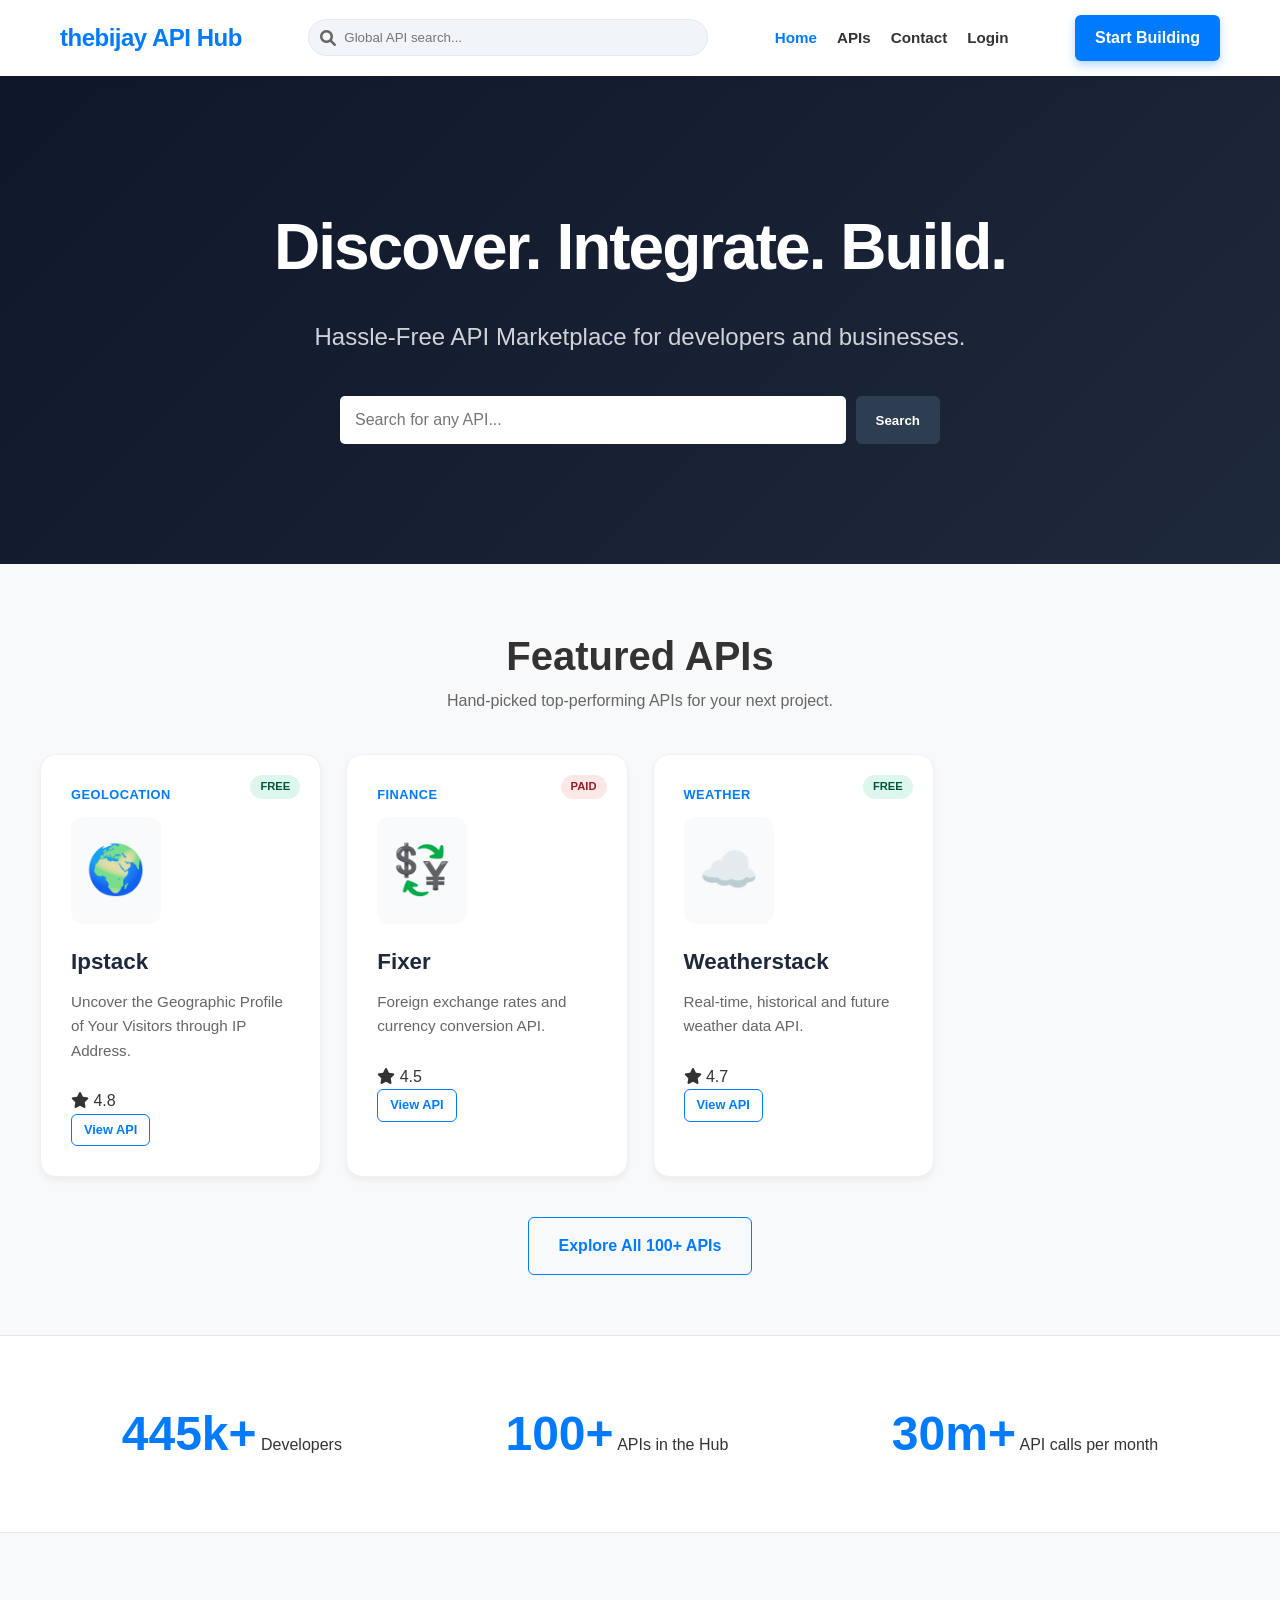
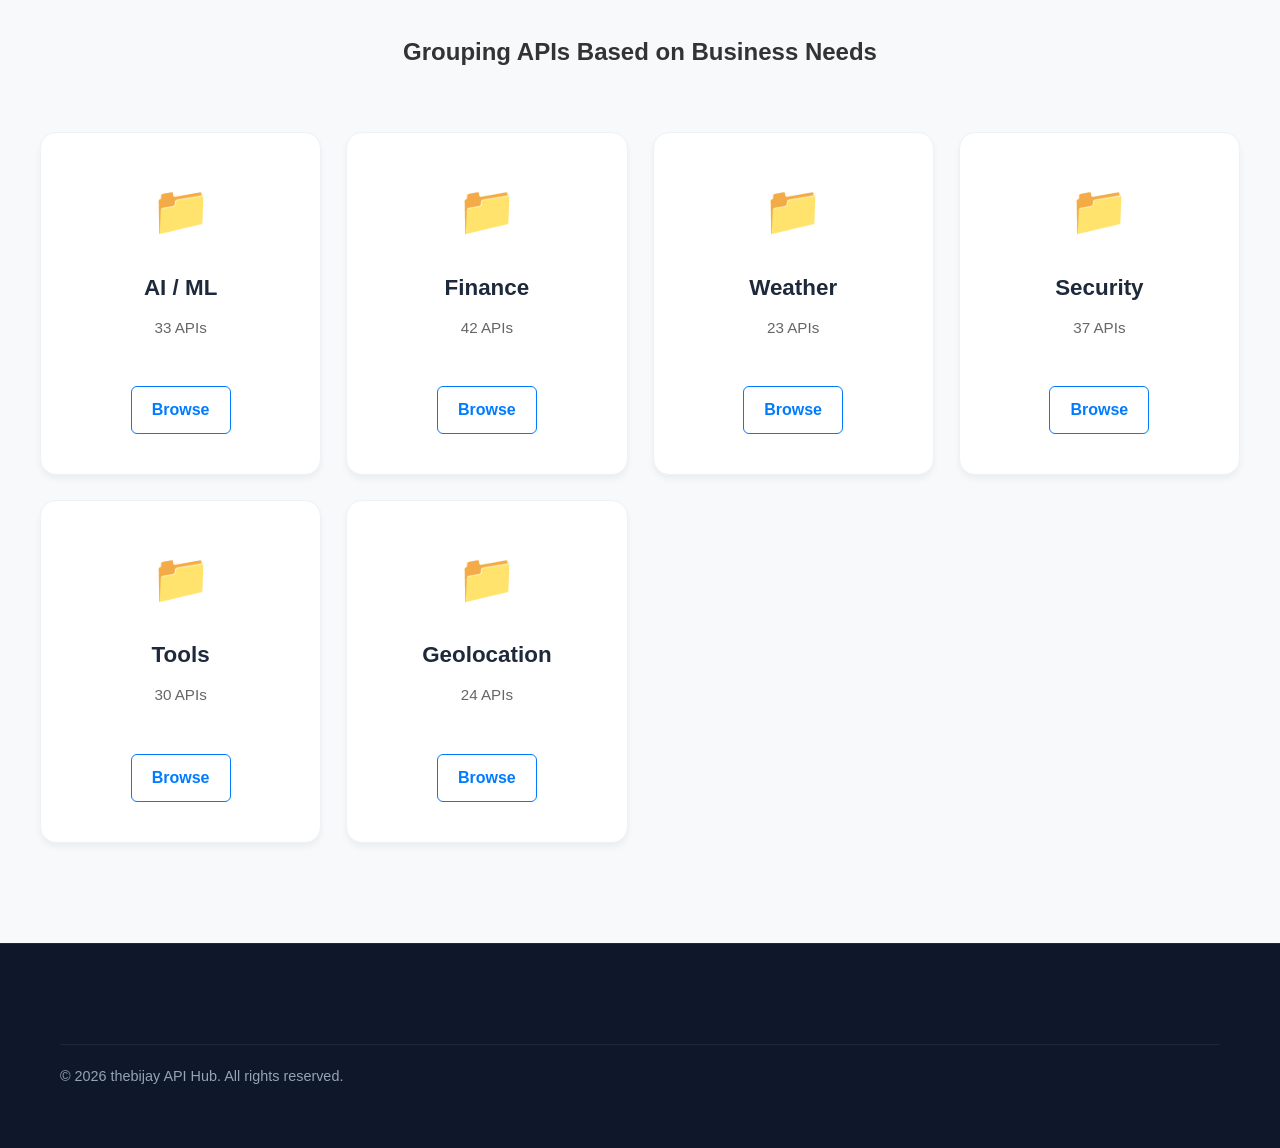
<file: index.html>
<!DOCTYPE html>
<html lang="en">
<head>
    <meta charset="UTF-8">
    <meta name="viewport" content="width=device-width, initial-scale=1.0">
    <title>thebijay API Hub | Discover. Integrate. Build.</title>
    <link rel="stylesheet" href="style.css">
    <link rel="stylesheet" href="https://cdnjs.cloudflare.com/ajax/libs/font-awesome/6.0.0/css/all.min.css">
</head>
<body>
    <header>
        <nav class="container">
            <div class="logo"><a href="index.html">thebijay API Hub</a></div>
            <div class="nav-search-container">
                <i class="fa fa-search nav-search-icon"></i>
                <input type="text" id="navSearchInput" placeholder="Global API search..." onkeypress="if(event.key === 'Enter') window.location.href = 'marketplace.html?q=' + this.value">
            </div>
            <ul class="nav-links">
                <li><a href="index.html" class="active">Home</a></li>
                <li><a href="marketplace.html">APIs</a></li>
                <li><a href="contact.html">Contact</a></li>
                <li><a href="login.html">Login</a></li>
            </ul>
            <a href="marketplace.html" class="btn btn-primary">Start Building</a>
        </nav>
    </header>

    <main>
        <section class="hero">
            <div class="container">
                <h1>Discover. Integrate. Build.</h1>
                <p>Hassle-Free API Marketplace for developers and businesses.</p>
                <div class="hero-search" style="max-width: 600px; margin: 0 auto; display: flex; gap: 10px;">
                    <input type="text" id="heroSearchInput" placeholder="Search for any API..." style="flex-grow: 1; padding: 15px; border-radius: 5px; border: none; font-size: 1rem;">
                    <button onclick="window.location.href='marketplace.html?q=' + document.getElementById('heroSearchInput').value" class="btn btn-secondary">Search</button>
                </div>
            </div>
        </section>

        <section class="container" style="padding: 60px 0;">
            <div class="text-center" style="margin-bottom: 40px;">
                <h2 style="font-size: 2.5rem;">Featured APIs</h2>
                <p style="color: var(--text-muted);">Hand-picked top-performing APIs for your next project.</p>
            </div>
            <div id="featuredGrid" class="api-grid"></div>
            <div class="text-center" style="margin-top: 40px;">
                <a href="marketplace.html" class="btn btn-outline" style="padding: 15px 30px;">Explore All 100+ APIs</a>
            </div>
        </section>

        <section class="stats" style="background: #fff; border-top: 1px solid var(--border); border-bottom: 1px solid var(--border);">
            <div class="container" style="display: flex; justify-content: space-around; padding: 60px 0; text-align: center;">
                <div class="stat-item">
                    <span class="stat-number" style="font-size: 3rem; font-weight: 800; color: var(--primary);">445k+</span>
                    <span class="stat-label">Developers</span>
                </div>
                <div class="stat-item">
                    <span class="stat-number" style="font-size: 3rem; font-weight: 800; color: var(--primary);">100+</span>
                    <span class="stat-label">APIs in the Hub</span>
                </div>
                <div class="stat-item">
                    <span class="stat-number" style="font-size: 3rem; font-weight: 800; color: var(--primary);">30m+</span>
                    <span class="stat-label">API calls per month</span>
                </div>
            </div>
        </section>

        <section class="container" style="padding: 100px 0;">
            <div class="text-center" style="margin-bottom: 60px;">
                <h2>Grouping APIs Based on Business Needs</h2>
            </div>
            <div class="api-grid" id="categoryGrid">
                <!-- Dynamic categories -->
            </div>
        </section>
    </main>

    <footer>
        <div class="container">
            <div class="footer-bottom">
                &copy; 2026 thebijay API Hub. All rights reserved.
            </div>
        </div>
    </footer>

    <script src="data.js"></script>
    <script src="script.js"></script>
    <script>
        const featuredGrid = document.getElementById('featuredGrid');
        apiData.slice(0, 3).forEach(api => {
            featuredGrid.appendChild(createAdvancedApiCard(api));
        });

        const categoryGrid = document.getElementById('categoryGrid');
        categories.slice(1, 7).forEach(cat => {
            const card = document.createElement('div');
            card.className = 'api-card text-center';
            card.style.padding = '40px';
            card.innerHTML = `
                <div style="font-size: 3rem; margin-bottom: 20px;">📁</div>
                <h3>${cat}</h3>
                <p>${Math.floor(Math.random() * 50) + 10} APIs</p>
                <a href="marketplace.html?cat=${cat}" class="btn btn-outline btn-sm">Browse</a>
            `;
            categoryGrid.appendChild(card);
        });
    </script>
</body>
</html>
</file>
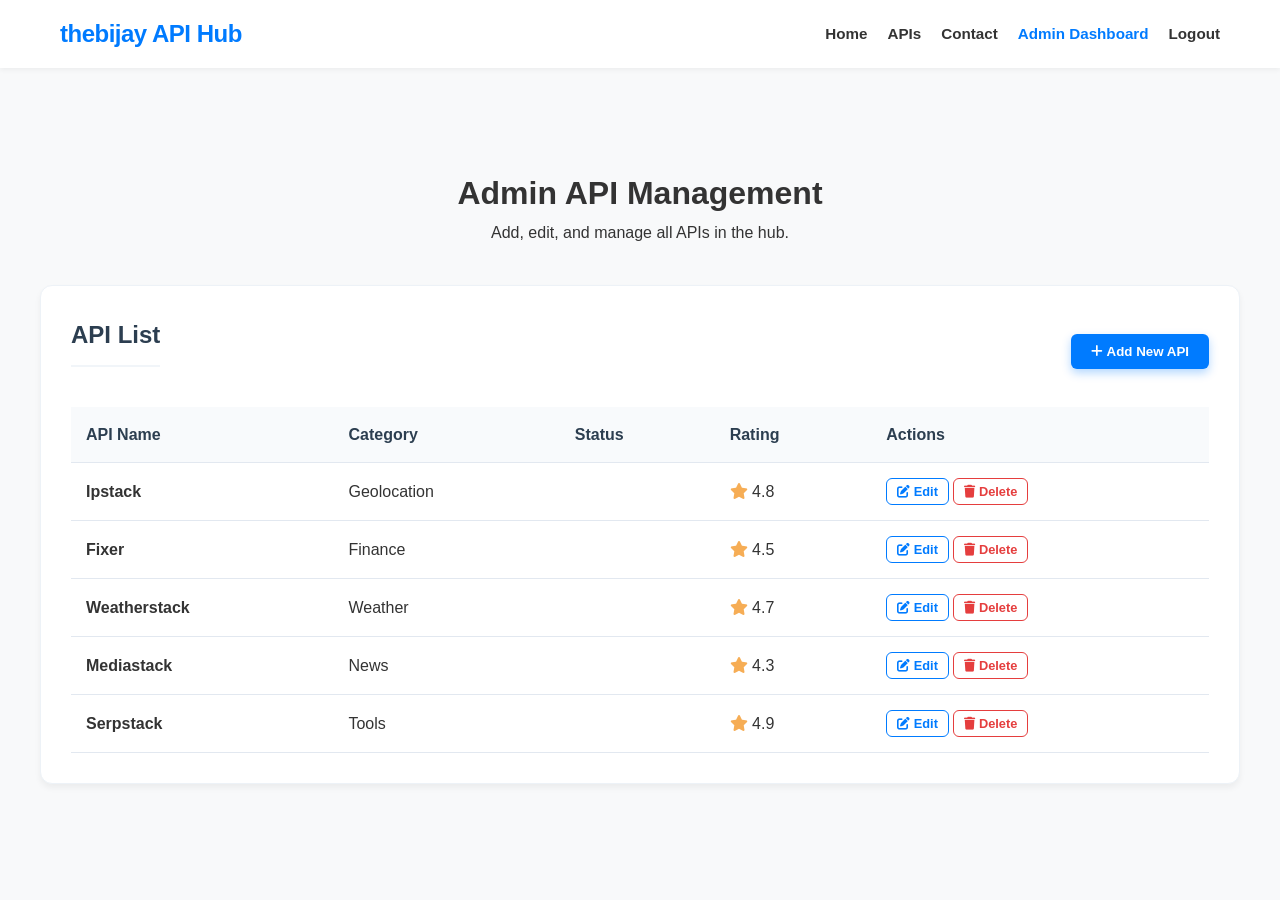
<file: admin.html>
<!DOCTYPE html>
<html lang="en">
<head>
    <meta charset="UTF-8">
    <meta name="viewport" content="width=device-width, initial-scale=1.0">
    <title>Admin Dashboard | thebijay API Hub</title>
    <link rel="stylesheet" href="style.css">
    <link rel="stylesheet" href="https://cdnjs.cloudflare.com/ajax/libs/font-awesome/6.0.0/css/all.min.css">
</head>
<body class="admin-page">
    <header>
        <nav class="container">
            <div class="logo"><a href="index.html">thebijay API Hub</a></div>
            <ul class="nav-links">
                <li><a href="index.html">Home</a></li>
                <li><a href="marketplace.html">APIs</a></li>
                <li><a href="contact.html">Contact</a></li>
                <li><a href="#" class="active">Admin Dashboard</a></li>
                <li><a href="index.html">Logout</a></li>
            </ul>
        </nav>
    </header>

    <main class="container" style="padding: 60px 0;">
        <div class="marketplace-header">
            <h1>Admin API Management</h1>
            <p>Add, edit, and manage all APIs in the hub.</p>
        </div>

        <div class="section-card">
            <div style="display: flex; justify-content: space-between; align-items: center; margin-bottom: 20px;">
                <h2>API List</h2>
                <button class="btn btn-primary" onclick="alert('Open Add API Modal')">
                    <i class="fa fa-plus"></i> Add New API
                </button>
            </div>
            <table class="params-table">
                <thead>
                    <tr>
                        <th>API Name</th>
                        <th>Category</th>
                        <th>Status</th>
                        <th>Rating</th>
                        <th>Actions</th>
                    </tr>
                </thead>
                <tbody id="adminApiTable"></tbody>
            </table>
        </div>
    </main>

    <script src="data.js"></script>
    <script>
        const adminTable = document.getElementById('adminApiTable');
        apiData.forEach(api => {
            adminTable.innerHTML += `
                <tr>
                    <td><b>${api.name}</b></td>
                    <td>${api.category}</td>
                    <td><span class="api-badge ${api.status === 'Free' ? 'badge-free' : 'badge-paid'}">${api.status}</span></td>
                    <td><i class="fa fa-star" style="color: #f6ad55;"></i> ${api.rating}</td>
                    <td>
                        <button class="btn btn-outline" style="padding: 5px 10px; font-size: 0.8rem;" onclick="alert('Edit ${api.name}')"><i class="fa fa-edit"></i> Edit</button>
                        <button class="btn btn-outline" style="padding: 5px 10px; font-size: 0.8rem; color: #e53e3e; border-color: #e53e3e;" onclick="alert('Delete ${api.name}')"><i class="fa fa-trash"></i> Delete</button>
                    </td>
                </tr>
            `;
        });
    </script>
</body>
</html>
</file>
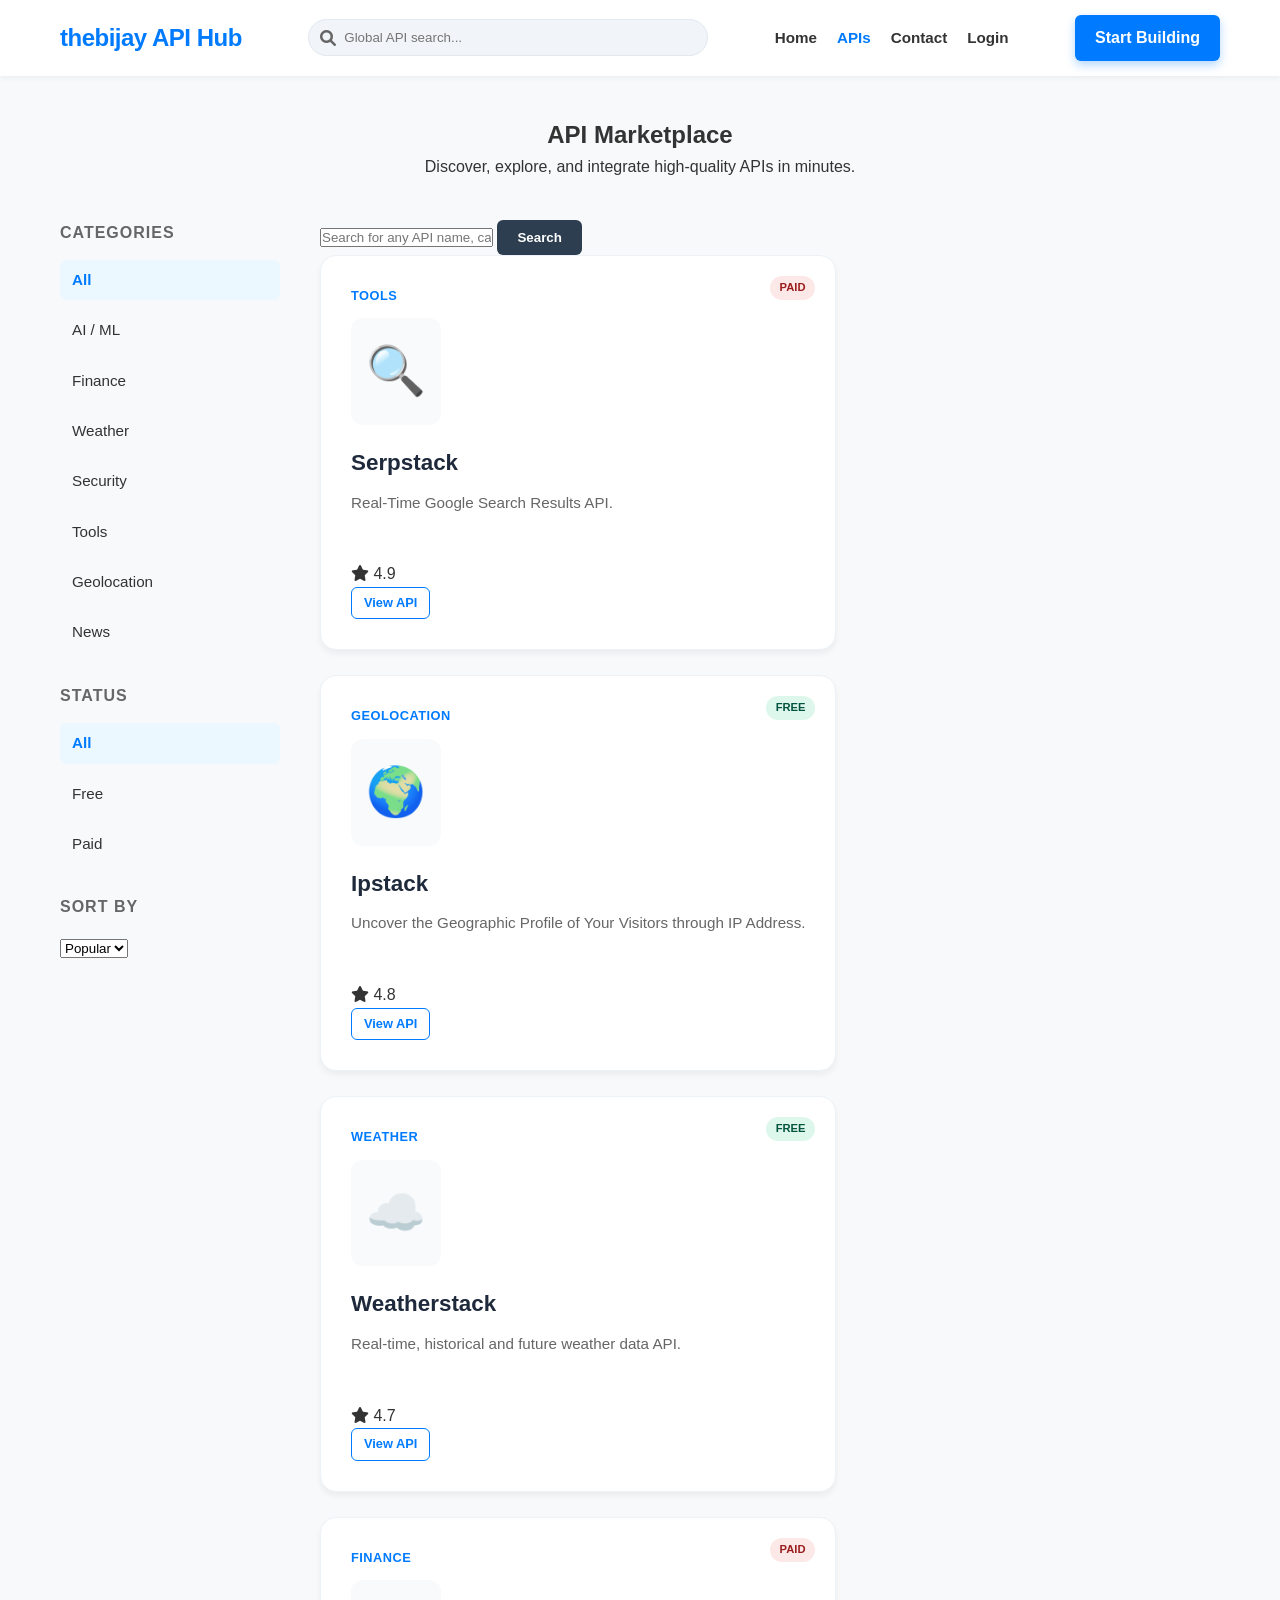
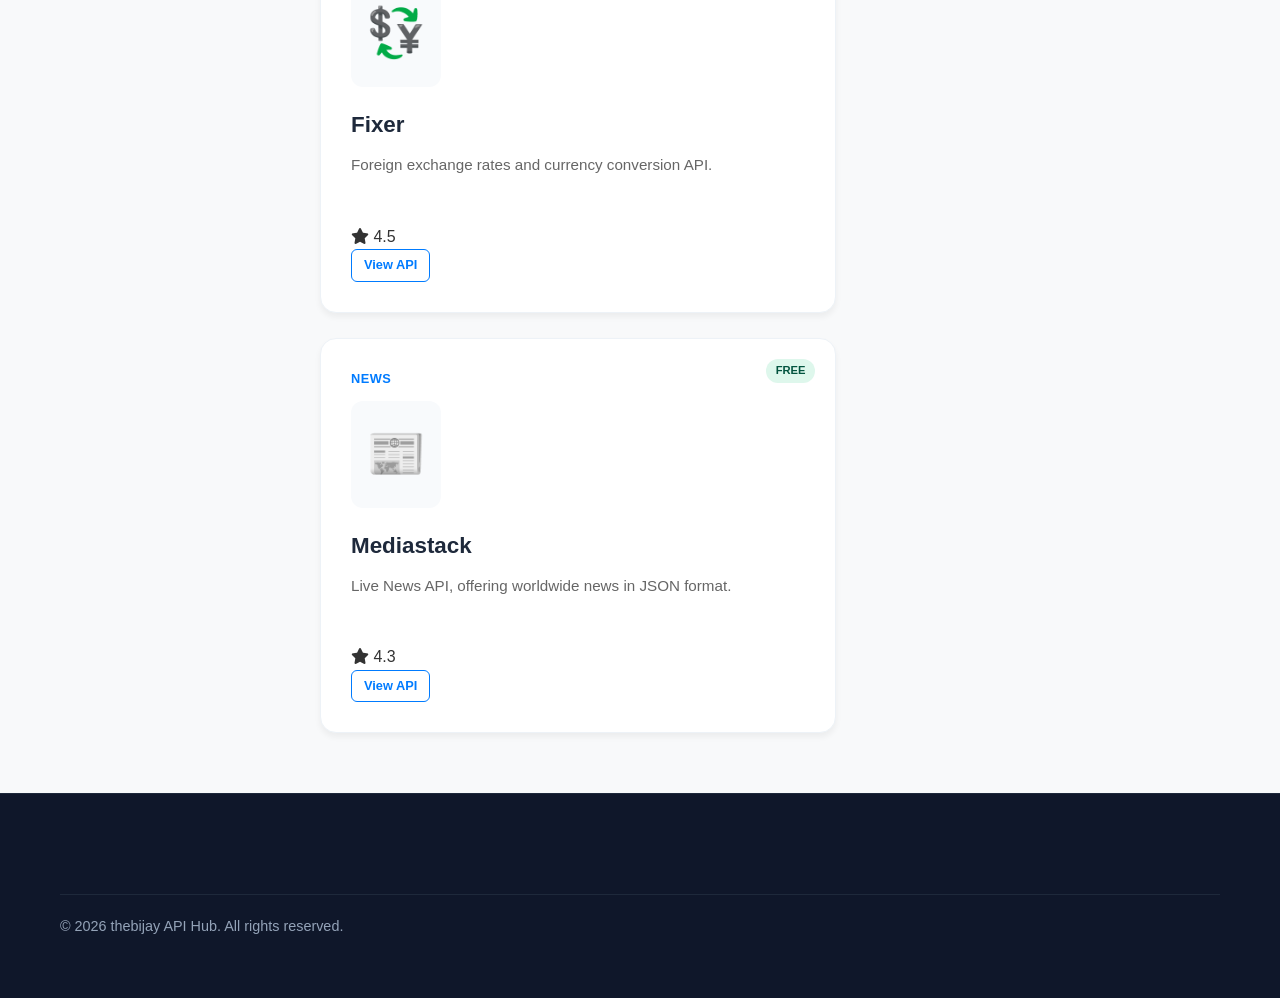
<file: api-details.html>
<!DOCTYPE html>
<html lang="en">
<head>
    <meta charset="UTF-8">
    <meta name="viewport" content="width=device-width, initial-scale=1.0">
    <title>API Documentation | thebijay API Hub</title>
    <link rel="stylesheet" href="style.css">
    <link rel="stylesheet" href="https://cdnjs.cloudflare.com/ajax/libs/font-awesome/6.0.0/css/all.min.css">
</head>
<body class="api-details-page">
    <header>
        <nav class="container">
            <div class="logo"><a href="index.html">thebijay API Hub</a></div>
            <div class="nav-search-container">
                <i class="fa fa-search nav-search-icon"></i>
                <input type="text" id="navSearchInput" placeholder="Global API search..." onkeypress="if(event.key === 'Enter') window.location.href = 'marketplace.html?q=' + this.value">
            </div>
            <ul class="nav-links">
                <li><a href="index.html">Home</a></li>
                <li><a href="marketplace.html">APIs</a></li>
                <li><a href="contact.html">Contact</a></li>
                <li><a href="login.html">Login</a></li>
            </ul>
            <a href="marketplace.html" class="btn btn-primary">Start Building</a>
        </nav>
    </header>

    <main class="container">
        <section id="apiHeader" class="api-details-header">
            <!-- Dynamic API header info -->
        </section>

        <section class="details-grid">
            <div class="main-details">
                <div class="section-card">
                    <h2>Full Description</h2>
                    <p id="fullDesc"></p>
                </div>

                <div class="section-card">
                    <h2>Endpoints</h2>
                    <div id="endpointList"></div>
                </div>

                <div class="section-card">
                    <h2>Parameters</h2>
                    <table class="params-table">
                        <thead>
                            <tr>
                                <th>Name</th>
                                <th>Type</th>
                                <th>Required</th>
                                <th>Description</th>
                            </tr>
                        </thead>
                        <tbody id="paramsTableBody"></tbody>
                    </table>
                </div>

                <div class="section-card">
                    <h2>Example Request</h2>
                    <div class="endpoint-block">
                        <span class="method-badge badge-get">GET</span>
                        <code id="exampleReq"></code>
                    </div>
                    <h2>Example Response</h2>
                    <pre id="exampleRes" class="response-block"></pre>
                </div>
            </div>

            <aside class="sticky-sidebar">
                <div class="section-card pricing-card text-center">
                    <h2 id="pricingType">Pricing</h2>
                    <p id="pricingVal" style="font-size: 2rem; font-weight: 800; color: var(--primary);">$0 / Month</p>
                    <button class="btn btn-primary" style="width: 100%; margin-top: 20px;">Get API Key</button>
                </div>

                <div class="section-card try-it-card">
                    <h2>Try it Section</h2>
                    <p style="font-size: 0.9rem; margin-bottom: 20px; color: var(--text-muted);">Test the API with real parameters (requires login).</p>
                    <form class="try-it-form" onsubmit="event.preventDefault(); window.location.href='login.html'">
                        <input type="text" placeholder="access_key" value="test_access_key" disabled>
                        <input type="text" placeholder="ip_address" value="162.158.122.84">
                        <button type="submit" class="btn btn-secondary" style="width: 100%;">Send Request</button>
                    </form>
                </div>
            </aside>
        </section>
    </main>

    <footer>
        <div class="container">
            <div class="footer-bottom">
                &copy; 2026 thebijay API Hub. All rights reserved.
            </div>
        </div>
    </footer>

    <script src="data.js"></script>
    <script src="script.js"></script>
    <script>
        const urlParams = new URLSearchParams(window.location.search);
        const slug = urlParams.get('slug');
        const api = apiData.find(a => a.slug === slug);

        if (!api) {
            window.location.href = 'marketplace.html';
        }

        document.title = `${api.name} Documentation | thebijay API Hub`;

        // Render Header
        document.getElementById('apiHeader').innerHTML = `
            <div class="api-details-icon">${api.icon}</div>
            <div class="api-details-info">
                <h1>${api.name}</h1>
                <p>${api.short_description}</p>
                <div style="display: flex; gap: 20px; align-items: center;">
                    <div class="api-rating"><i class="fa fa-star"></i> ${api.rating}</div>
                    <span class="api-badge ${api.status === 'Free' ? 'badge-free' : 'badge-paid'}">${api.status}</span>
                    <span style="color: var(--text-muted); font-size: 0.9rem;">Category: <b>${api.category}</b></span>
                </div>
            </div>
        `;

        // Render Description
        document.getElementById('fullDesc').textContent = api.full_description;

        // Render Endpoints
        const endpointList = document.getElementById('endpointList');
        api.endpoints.forEach(e => {
            endpointList.innerHTML += `
                <div class="endpoint-block">
                    <span class="method-badge badge-${e.method.toLowerCase()}">${e.method}</span>
                    <code>${e.url}</code>
                </div>
                <p style="font-size: 0.9rem; margin-bottom: 20px; color: var(--text-muted); padding-left: 20px;">${e.description}</p>
            `;
        });

        // Render Params
        const paramsTableBody = document.getElementById('paramsTableBody');
        api.params.forEach(p => {
            paramsTableBody.innerHTML += `
                <tr>
                    <td><b>${p.name}</b></td>
                    <td><code>${p.type}</code></td>
                    <td>${p.required}</td>
                    <td>${p.description}</td>
                </tr>
            `;
        });

        // Render Examples
        document.getElementById('exampleReq').textContent = api.example_request;
        document.getElementById('exampleRes').textContent = JSON.stringify(api.example_response, null, 2);

        // Render Pricing
        document.getElementById('pricingType').textContent = api.pricing.type;
        document.getElementById('pricingVal').textContent = api.pricing.price;
    </script>
</body>
</html>
</file>
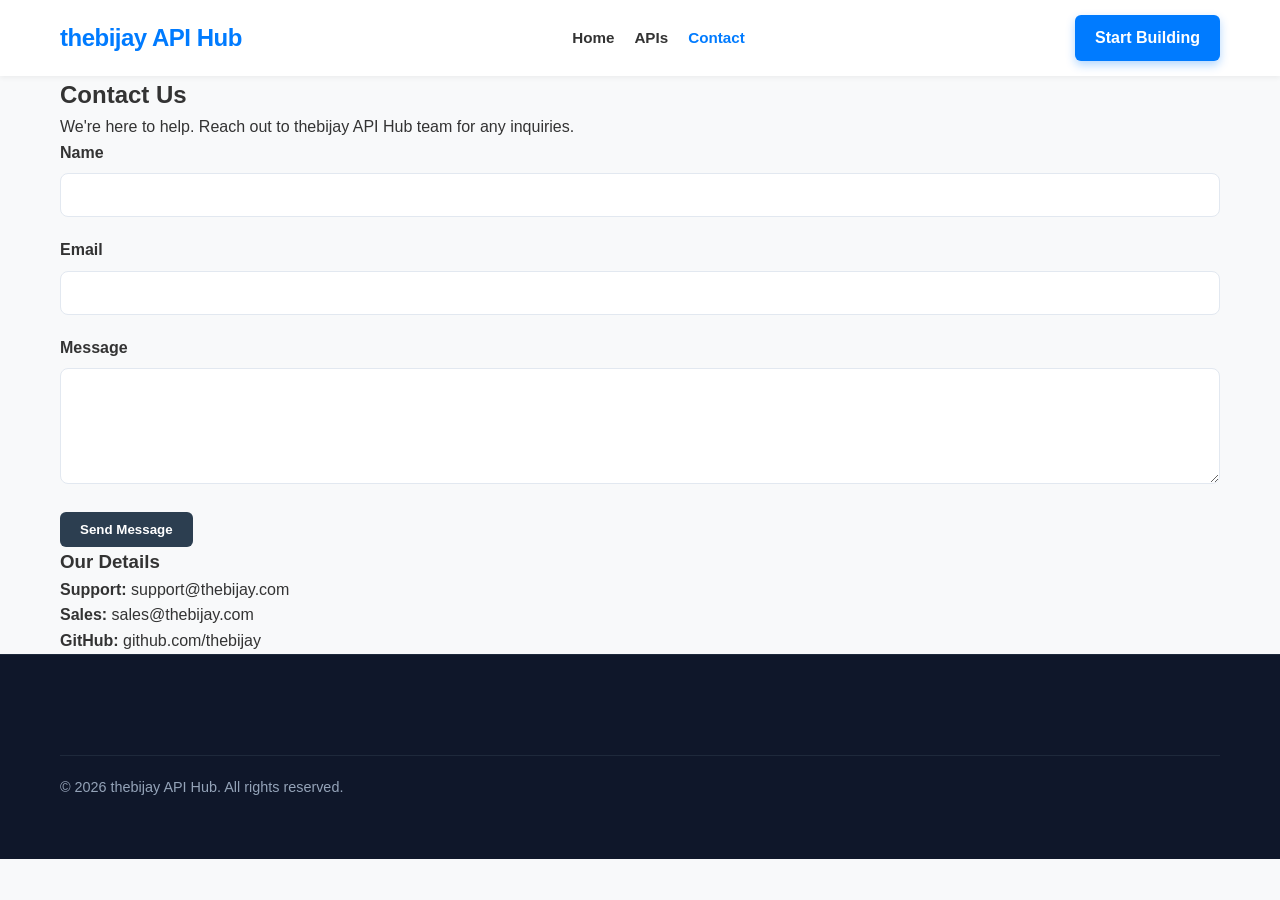
<file: contact.html>
<!DOCTYPE html>
<html lang="en">
<head>
    <meta charset="UTF-8">
    <meta name="viewport" content="width=device-width, initial-scale=1.0">
    <title>Contact Us | thebijay API Hub</title>
    <link rel="stylesheet" href="style.css">
</head>
<body>
    <header>
        <nav class="container">
            <div class="logo"><a href="index.html">thebijay API Hub</a></div>
            <ul class="nav-links">
                <li><a href="index.html">Home</a></li>
                <li><a href="marketplace.html">APIs</a></li>
                <li><a href="contact.html" class="active">Contact</a></li>
            </ul>
            <a href="marketplace.html" class="btn btn-primary">Start Building</a>
        </nav>
    </header>

    <main class="container">
        <section class="contact">
            <h1>Contact Us</h1>
            <p>We're here to help. Reach out to thebijay API Hub team for any inquiries.</p>
            <div class="contact-container">
                <div class="contact-form">
                    <form onsubmit="event.preventDefault(); alert('Message sent successfully!'); this.reset();">
                        <div class="form-group">
                            <label for="name">Name</label>
                            <input type="text" id="name" required>
                        </div>
                        <div class="form-group">
                            <label for="email">Email</label>
                            <input type="email" id="email" required>
                        </div>
                        <div class="form-group">
                            <label for="message">Message</label>
                            <textarea id="message" rows="5" required></textarea>
                        </div>
                        <button type="submit" class="btn btn-secondary">Send Message</button>
                    </form>
                </div>
                <div class="contact-info">
                    <h3>Our Details</h3>
                    <p><strong>Support:</strong> support@thebijay.com</p>
                    <p><strong>Sales:</strong> sales@thebijay.com</p>
                    <p><strong>GitHub:</strong> github.com/thebijay</p>
                </div>
            </div>
        </section>
    </main>

    <footer>
        <div class="container">
            <div class="footer-bottom">
                &copy; 2026 thebijay API Hub. All rights reserved.
            </div>
        </div>
    </footer>
</body>
</html>
</file>
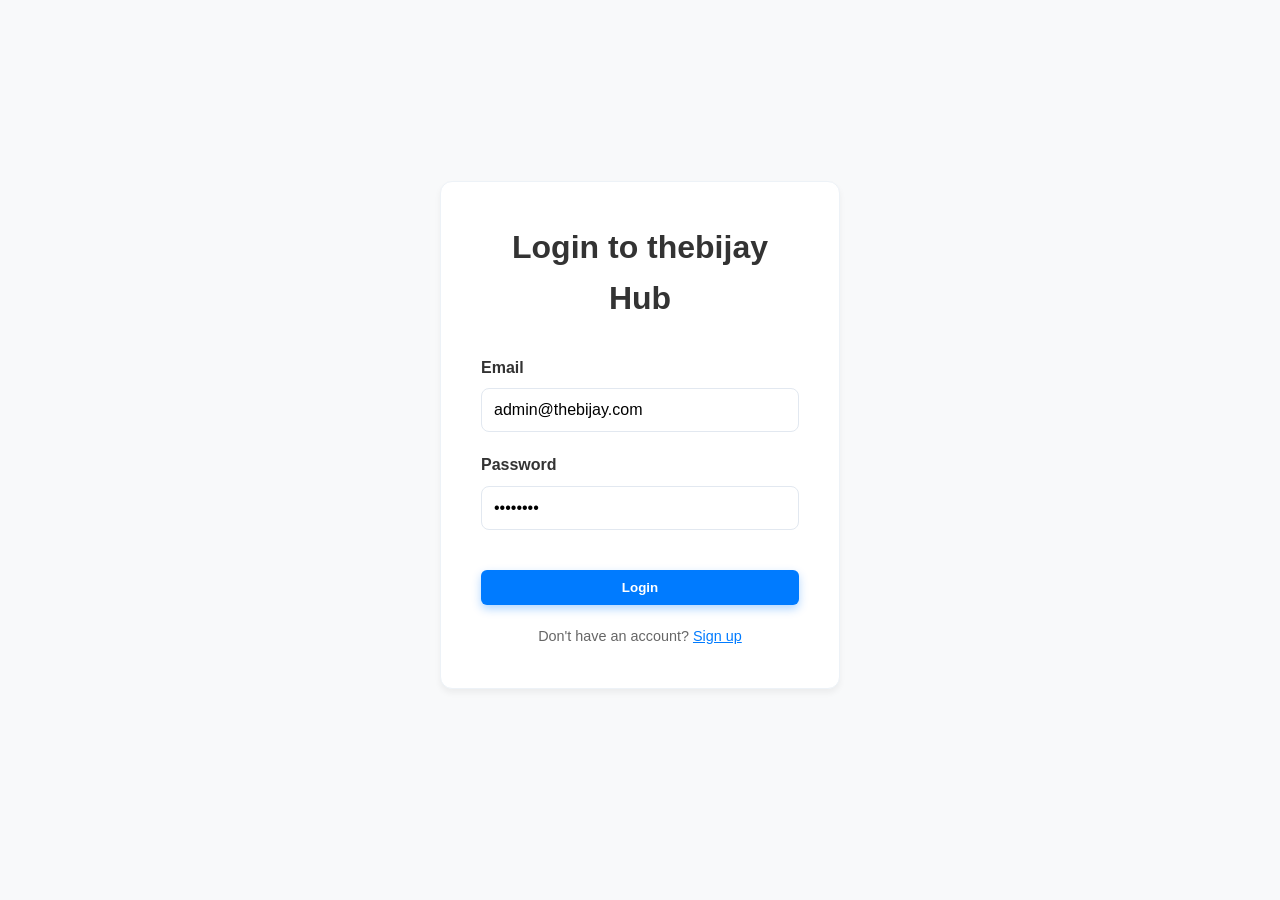
<file: login.html>
<!DOCTYPE html>
<html lang="en">
<head>
    <meta charset="UTF-8">
    <meta name="viewport" content="width=device-width, initial-scale=1.0">
    <title>Login | thebijay API Hub</title>
    <link rel="stylesheet" href="style.css">
</head>
<body style="display: flex; justify-content: center; align-items: center; min-height: 100vh;">
    <div class="section-card" style="width: 100%; max-width: 400px; padding: 40px; text-align: center;">
        <h1 style="margin-bottom: 30px;">Login to thebijay Hub</h1>
        <form onsubmit="event.preventDefault(); window.location.href='admin.html'">
            <div class="form-group text-left">
                <label for="email">Email</label>
                <input type="email" id="email" value="admin@thebijay.com" required>
            </div>
            <div class="form-group text-left">
                <label for="password">Password</label>
                <input type="password" id="password" value="password" required>
            </div>
            <button type="submit" class="btn btn-primary" style="width: 100%; margin-top: 20px;">Login</button>
        </form>
        <p style="margin-top: 20px; font-size: 0.9rem; color: var(--text-muted);">
            Don't have an account? <a href="#" style="color: var(--primary);">Sign up</a>
        </p>
    </div>
</body>
</html>
</file>
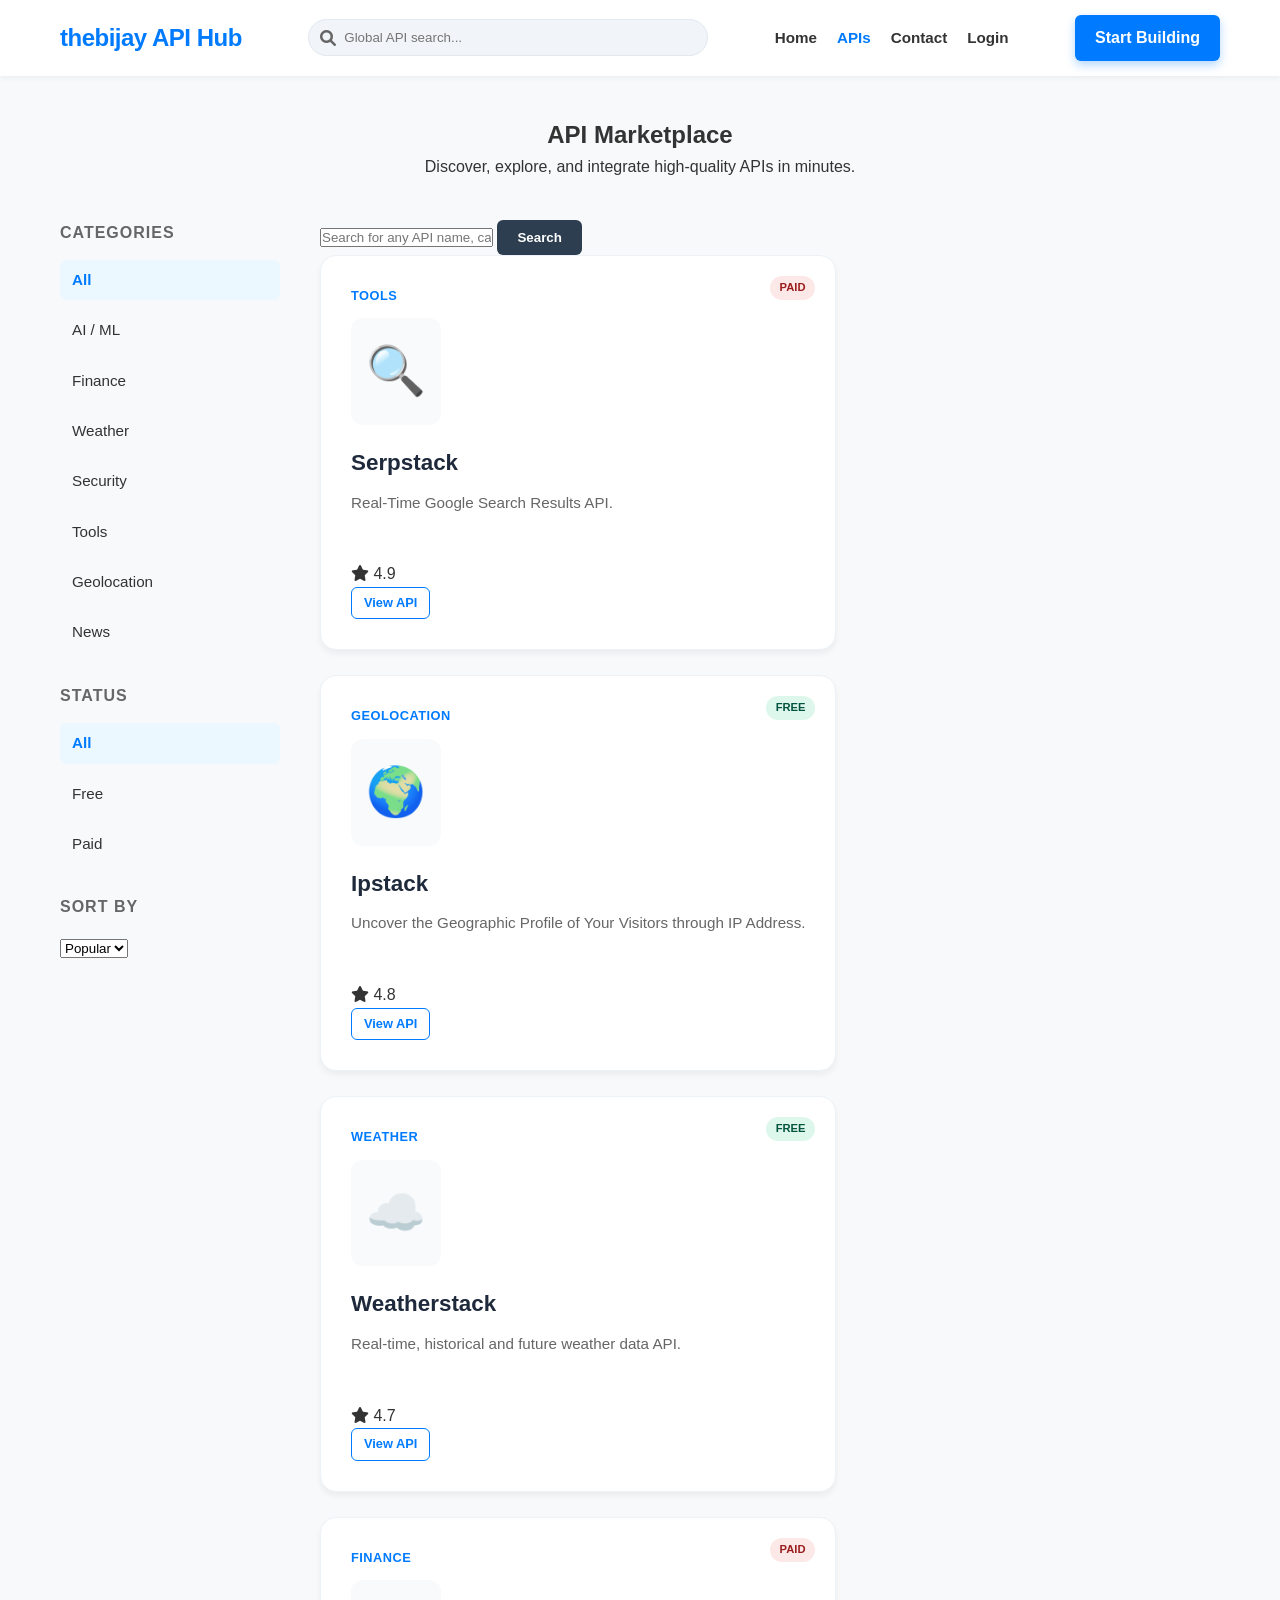
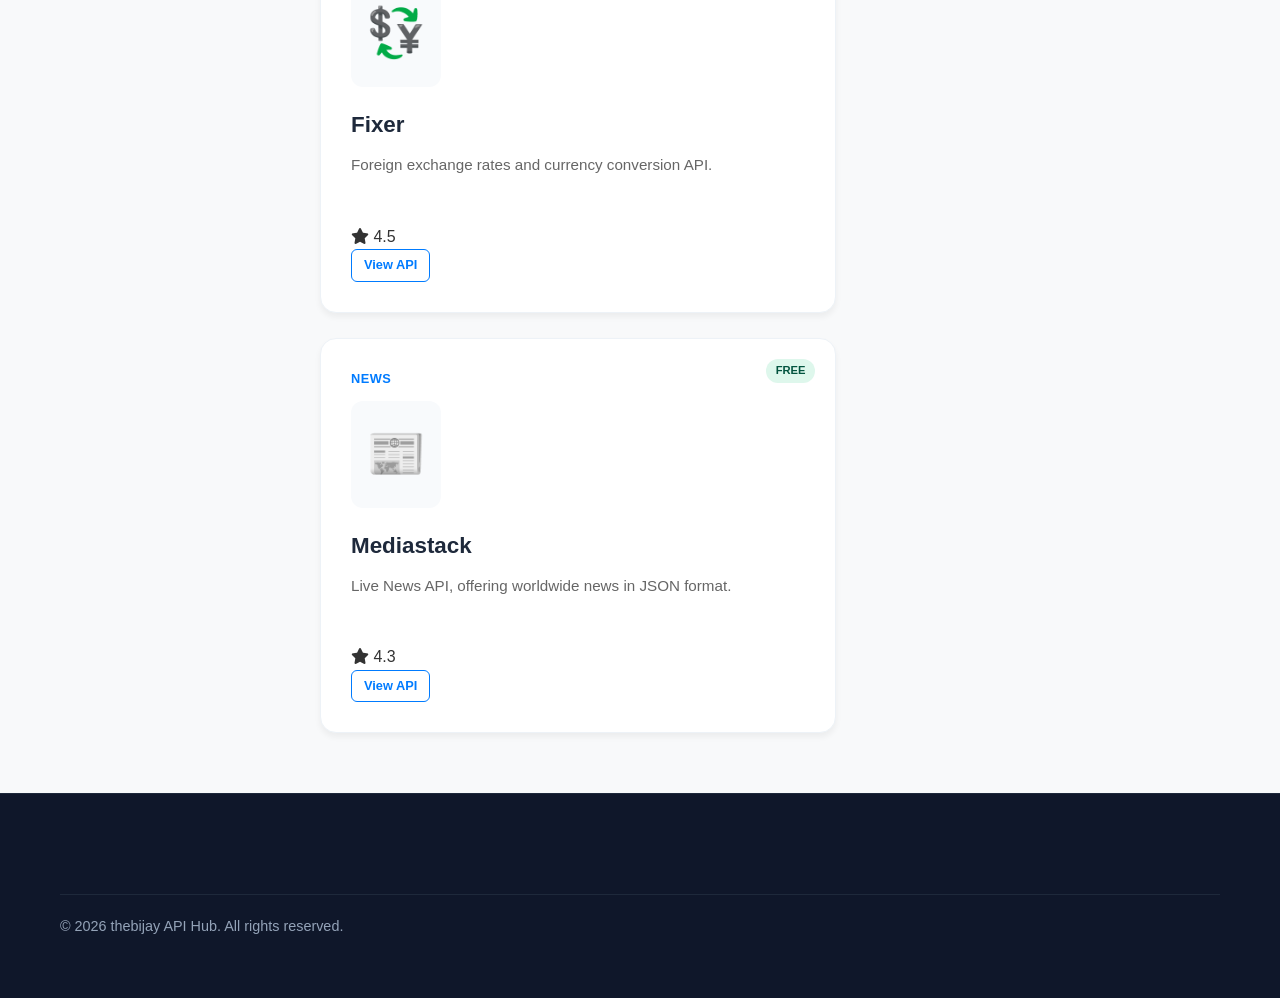
<file: marketplace.html>
<!DOCTYPE html>
<html lang="en">
<head>
    <meta charset="UTF-8">
    <meta name="viewport" content="width=device-width, initial-scale=1.0">
    <title>API Marketplace | thebijay API Hub</title>
    <link rel="stylesheet" href="style.css">
    <link rel="stylesheet" href="https://cdnjs.cloudflare.com/ajax/libs/font-awesome/6.0.0/css/all.min.css">
</head>
<body class="marketplace-page">
    <header>
        <nav class="container">
            <div class="logo"><a href="index.html">thebijay API Hub</a></div>
            <div class="nav-search-container">
                <i class="fa fa-search nav-search-icon"></i>
                <input type="text" id="navSearchInput" placeholder="Global API search..." oninput="handleNavSearch(this.value)">
            </div>
            <ul class="nav-links">
                <li><a href="index.html">Home</a></li>
                <li><a href="marketplace.html" class="active">APIs</a></li>
                <li><a href="contact.html">Contact</a></li>
                <li><a href="login.html">Login</a></li>
            </ul>
            <a href="marketplace.html" class="btn btn-primary">Start Building</a>
        </nav>
    </header>

    <main class="container">
        <section class="marketplace-header">
            <h1>API Marketplace</h1>
            <p>Discover, explore, and integrate high-quality APIs in minutes.</p>
        </section>

        <section class="marketplace-layout">
            <aside class="sidebar">
                <div class="filter-group">
                    <h3>Categories</h3>
                    <ul id="categoryFilter"></ul>
                </div>
                <div class="filter-group">
                    <h3>Status</h3>
                    <ul id="statusFilter"></ul>
                </div>
                <div class="filter-group">
                    <h3>Sort By</h3>
                    <select id="sortSelect" onchange="handleFilterChange()">
                        <option value="Popular">Popular</option>
                        <option value="Newest">Newest</option>
                    </select>
                </div>
            </aside>

            <div class="content-area">
                <div class="search-bar-main">
                    <input type="text" id="mainSearchInput" placeholder="Search for any API name, category, or keyword..." oninput="handleFilterChange()">
                    <button class="btn btn-secondary">Search</button>
                </div>

                <div id="apiGrid" class="api-grid">
                    <!-- APIs will be loaded here -->
                </div>
            </div>
        </section>
    </main>

    <footer>
        <div class="container">
            <div class="footer-bottom">
                &copy; 2026 thebijay API Hub. All rights reserved.
            </div>
        </div>
    </footer>

    <script src="data.js"></script>
    <script src="script.js"></script>
    <script>
        // Load Categories
        const catList = document.getElementById('categoryFilter');
        categories.forEach(cat => {
            const li = document.createElement('li');
            li.innerHTML = `<a href="#" onclick="setCategory('${cat}')" class="${cat === 'All' ? 'active' : ''}">${cat}</a>`;
            catList.appendChild(li);
        });

        // Load Status Filters
        const statList = document.getElementById('statusFilter');
        statusFilters.forEach(stat => {
            const li = document.createElement('li');
            li.innerHTML = `<a href="#" onclick="setStatus('${stat}')" class="${stat === 'All' ? 'active' : ''}">${stat}</a>`;
            statList.appendChild(li);
        });

        let currentCategory = 'All';
        let currentStatus = 'All';

        function setCategory(cat) {
            currentCategory = cat;
            document.querySelectorAll('#categoryFilter a').forEach(a => a.classList.toggle('active', a.textContent === cat));
            handleFilterChange();
        }

        function setStatus(stat) {
            currentStatus = stat;
            document.querySelectorAll('#statusFilter a').forEach(a => a.classList.toggle('active', a.textContent === stat));
            handleFilterChange();
        }

        function handleFilterChange() {
            const query = document.getElementById('mainSearchInput').value.toLowerCase();
            const sortBy = document.getElementById('sortSelect').value;

            let filtered = apiData.filter(api => {
                const matchesCat = (currentCategory === 'All' || api.category === currentCategory);
                const matchesStat = (currentStatus === 'All' || api.status === currentStatus);
                const matchesSearch = (api.name.toLowerCase().includes(query) || api.short_description.toLowerCase().includes(query) || api.category.toLowerCase().includes(query));
                return matchesCat && matchesStat && matchesSearch;
            });

            if (sortBy === 'Popular') {
                filtered.sort((a, b) => b.rating - a.rating);
            } else if (sortBy === 'Newest') {
                filtered.sort((a, b) => b.id - a.id);
            }

            renderApis(filtered);
        }

        function renderApis(list) {
            const grid = document.getElementById('apiGrid');
            grid.innerHTML = '';
            list.forEach(api => {
                const card = createAdvancedApiCard(api);
                grid.appendChild(card);
            });
        }

        // Initialize from URL
        const urlParams = new URLSearchParams(window.location.search);
        const q = urlParams.get('q');
        if (q) {
            document.getElementById('mainSearchInput').value = q;
        }

        handleFilterChange();
    </script>
</body>
</html>
</file>
<file: style.css>
/* (Existing styles from style.css) */
:root {
    --primary: #007bff;
    --secondary: #2c3e50;
    --background: #f8f9fa;
    --text: #333;
    --text-muted: #666;
    --card-bg: #fff;
    --container-max: 1200px;
    --shadow: 0 4px 6px rgba(0,0,0,0.05);
    --shadow-hover: 0 15px 30px rgba(0,0,0,0.1);
    --border: #e2e8f0;
}

* { box-sizing: border-box; margin: 0; padding: 0; }
body { font-family: -apple-system, BlinkMacSystemFont, "Segoe UI", Roboto, Helvetica, Arial, sans-serif; line-height: 1.6; color: var(--text); background-color: var(--background); }
.container { max-width: var(--container-max); margin: 0 auto; padding: 0 20px; }
.text-center { text-align: center; }
.text-left { text-align: left; }

header { background: #fff; box-shadow: 0 2px 5px rgba(0,0,0,0.05); padding: 15px 0; position: sticky; top: 0; z-index: 1000; }
nav { display: flex; justify-content: space-between; align-items: center; gap: 20px; }
.logo a { font-size: 1.5rem; font-weight: 800; color: var(--primary); text-decoration: none; letter-spacing: -0.5px; }

.nav-search-container { flex-grow: 1; position: relative; max-width: 400px; }
.nav-search-icon { position: absolute; left: 12px; top: 50%; transform: translateY(-50%); color: var(--text-muted); pointer-events: none; }
.nav-search-container input { width: 100%; padding: 10px 10px 10px 35px; border: 1px solid var(--border); border-radius: 20px; background: #f1f5f9; transition: border-color 0.2s; }
.nav-search-container input:focus { border-color: var(--primary); outline: none; background: #fff; }

.nav-links { list-style: none; display: flex; gap: 20px; }
.nav-links a { text-decoration: none; color: var(--text); font-weight: 600; font-size: 0.95rem; }
.nav-links a:hover, .nav-links a.active { color: var(--primary); }

.btn { display: inline-block; padding: 10px 20px; border-radius: 6px; text-decoration: none; font-weight: 700; cursor: pointer; border: none; transition: all 0.2s; }
.btn-primary { background-color: var(--primary); color: #fff; box-shadow: 0 4px 10px rgba(0,123,255,0.3); }
.btn-primary:hover { background-color: #0056b3; transform: translateY(-1px); }
.btn-secondary { background-color: var(--secondary); color: #fff; }
.btn-outline { border: 1.5px solid var(--primary); color: var(--primary); background: transparent; }
.btn-outline:hover { background-color: var(--primary); color: #fff; }

.hero { background: linear-gradient(135deg, #0f172a 0%, #1e293b 100%); color: #fff; padding: 120px 0; text-align: center; }
.hero h1 { font-size: 4rem; margin-bottom: 20px; font-weight: 900; letter-spacing: -2px; }
.hero p { font-size: 1.5rem; margin-bottom: 40px; opacity: 0.8; }

.section-card { background: #fff; border-radius: 12px; padding: 30px; box-shadow: var(--shadow); margin-bottom: 30px; border: 1px solid #edf2f7; }
.section-card h2 { font-size: 1.5rem; margin-bottom: 20px; border-bottom: 2px solid #f1f5f9; padding-bottom: 10px; color: var(--secondary); }

.marketplace-header { padding: 40px 0; text-align: center; }
.marketplace-layout { display: flex; gap: 40px; margin-bottom: 60px; }
.sidebar { width: 220px; flex-shrink: 0; }
.filter-group { margin-bottom: 30px; }
.filter-group h3 { margin-bottom: 15px; font-size: 1rem; color: var(--text-muted); text-transform: uppercase; letter-spacing: 1px; }
.filter-group ul { list-style: none; }
.filter-group li { margin-bottom: 10px; }
.filter-group a { text-decoration: none; color: var(--text); font-size: 0.95rem; font-weight: 500; display: block; padding: 8px 12px; border-radius: 6px; }
.filter-group a:hover, .filter-group a.active { background: #ebf8ff; color: var(--primary); font-weight: 700; }

.api-grid { display: grid; grid-template-columns: repeat(auto-fill, minmax(280px, 1fr)); gap: 25px; }
.api-card { background: #fff; padding: 30px; border-radius: 16px; box-shadow: var(--shadow); transition: all 0.3s cubic-bezier(0.4, 0, 0.2, 1); position: relative; border: 1px solid #edf2f7; }
.api-card:hover { transform: translateY(-10px); box-shadow: var(--shadow-hover); border-color: var(--primary); }
.api-badge { position: absolute; top: 20px; right: 20px; font-size: 0.7rem; padding: 3px 10px; border-radius: 20px; font-weight: 800; text-transform: uppercase; }
.badge-free { background: #def7ec; color: #03543f; }
.badge-paid { background: #fde8e8; color: #9b1c1c; }
.api-icon { font-size: 3rem; margin-bottom: 20px; display: inline-block; padding: 15px; background: #f8fafc; border-radius: 12px; }
.api-card h3 { margin-bottom: 10px; font-size: 1.4rem; font-weight: 800; color: #1e293b; }
.api-category { color: var(--primary); font-size: 0.8rem; font-weight: 800; text-transform: uppercase; margin-bottom: 12px; letter-spacing: 0.5px; }
.api-card p { color: var(--text-muted); font-size: 0.95rem; margin-bottom: 25px; min-height: 3em; }

.api-details-header { display: flex; gap: 40px; padding: 80px 0; align-items: center; border-bottom: 1px solid var(--border); margin-bottom: 40px; }
.api-details-icon { font-size: 5rem; width: 140px; height: 140px; display: flex; align-items: center; justify-content: center; background: #fff; border-radius: 24px; box-shadow: var(--shadow); border: 1px solid #edf2f7; }
.endpoint-block { background: #0f172a; color: #e2e8f0; padding: 18px; border-radius: 10px; font-family: 'Fira Code', monospace; display: flex; gap: 15px; align-items: center; margin-bottom: 20px; box-shadow: inset 0 2px 4px rgba(0,0,0,0.3); }
.method-badge { padding: 5px 12px; border-radius: 6px; font-weight: 800; font-size: 0.75rem; color: #fff; text-transform: uppercase; }
.badge-get { background: #2563eb; }
.badge-post { background: #059669; }

.try-it-form input { background: #f8fafc; border: 1px solid var(--border); transition: all 0.2s; }
.try-it-form input:focus { border-color: var(--primary); background: #fff; box-shadow: 0 0 0 3px rgba(0,123,255,0.1); outline: none; }

footer { background: #0f172a; color: #94a3b8; padding: 60px 0; border-top: 1px solid #1e293b; }
footer .logo a { color: #fff; }
.footer-bottom { margin-top: 40px; padding-top: 20px; border-top: 1px solid #1e293b; font-size: 0.9rem; }

@media (max-width: 992px) {
    .hero h1 { font-size: 3rem; }
    .marketplace-layout, .details-grid { grid-template-columns: 1fr; }
    .sidebar { width: 100%; display: flex; gap: 20px; overflow-x: auto; padding-bottom: 20px; }
    .sidebar .filter-group { flex-shrink: 0; min-width: 150px; }
}

.form-group { margin-bottom: 20px; text-align: left; }
.form-group label { display: block; margin-bottom: 8px; font-weight: 600; }
.form-group input, .form-group textarea { width: 100%; padding: 12px; border: 1px solid var(--border); border-radius: 8px; background: #fff; font-family: inherit; font-size: 1rem; }
.form-group input:focus, .form-group textarea:focus { border-color: var(--primary); outline: none; box-shadow: 0 0 0 3px rgba(0,123,255,0.1); }

.params-table { width: 100%; border-collapse: collapse; margin-top: 20px; }
.params-table th, .params-table td { padding: 15px; border-bottom: 1px solid var(--border); text-align: left; }
.params-table th { background: #f8fafc; font-weight: 700; color: var(--secondary); }
.params-table tr:hover { background: #f1f5f9; }

.response-block { background: #1e293b; color: #38bdf8; padding: 20px; border-radius: 10px; overflow-x: auto; font-family: 'Fira Code', monospace; font-size: 0.9rem; border: 1px solid #334155; }
</file>
